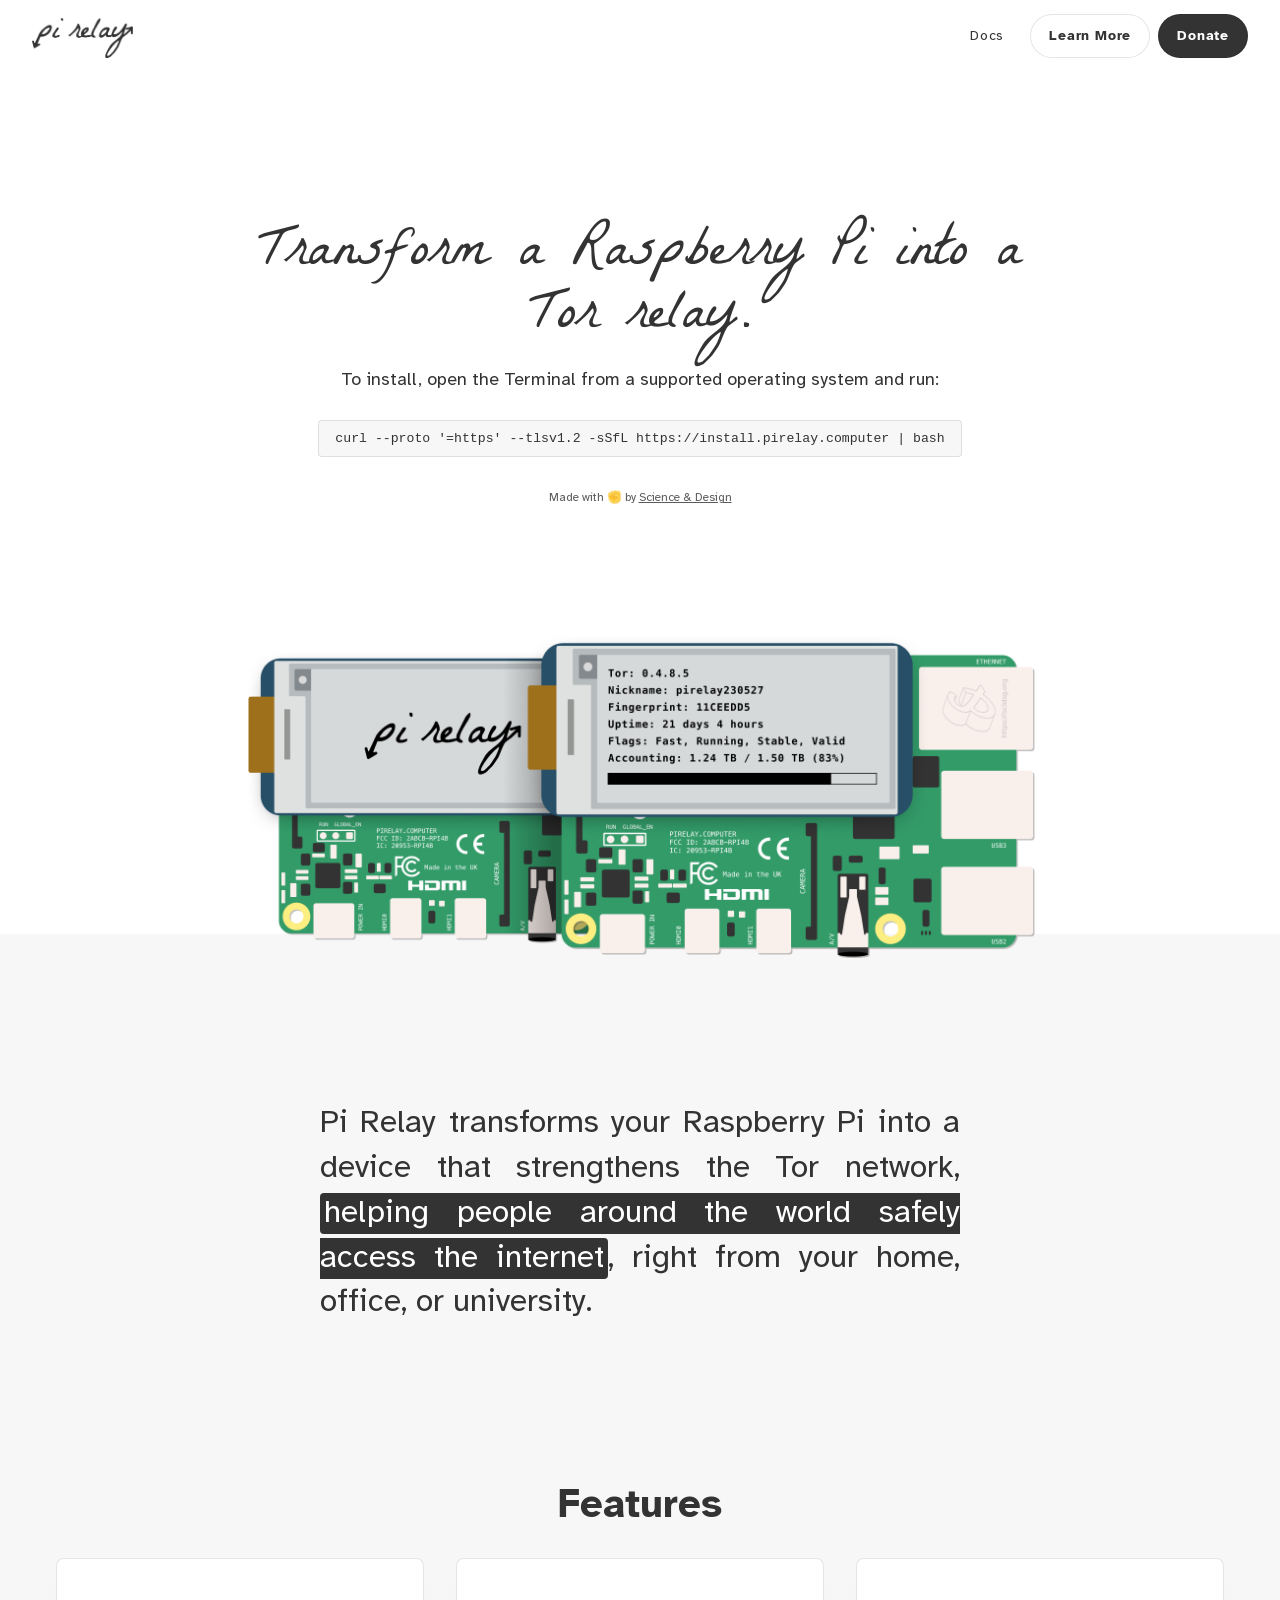
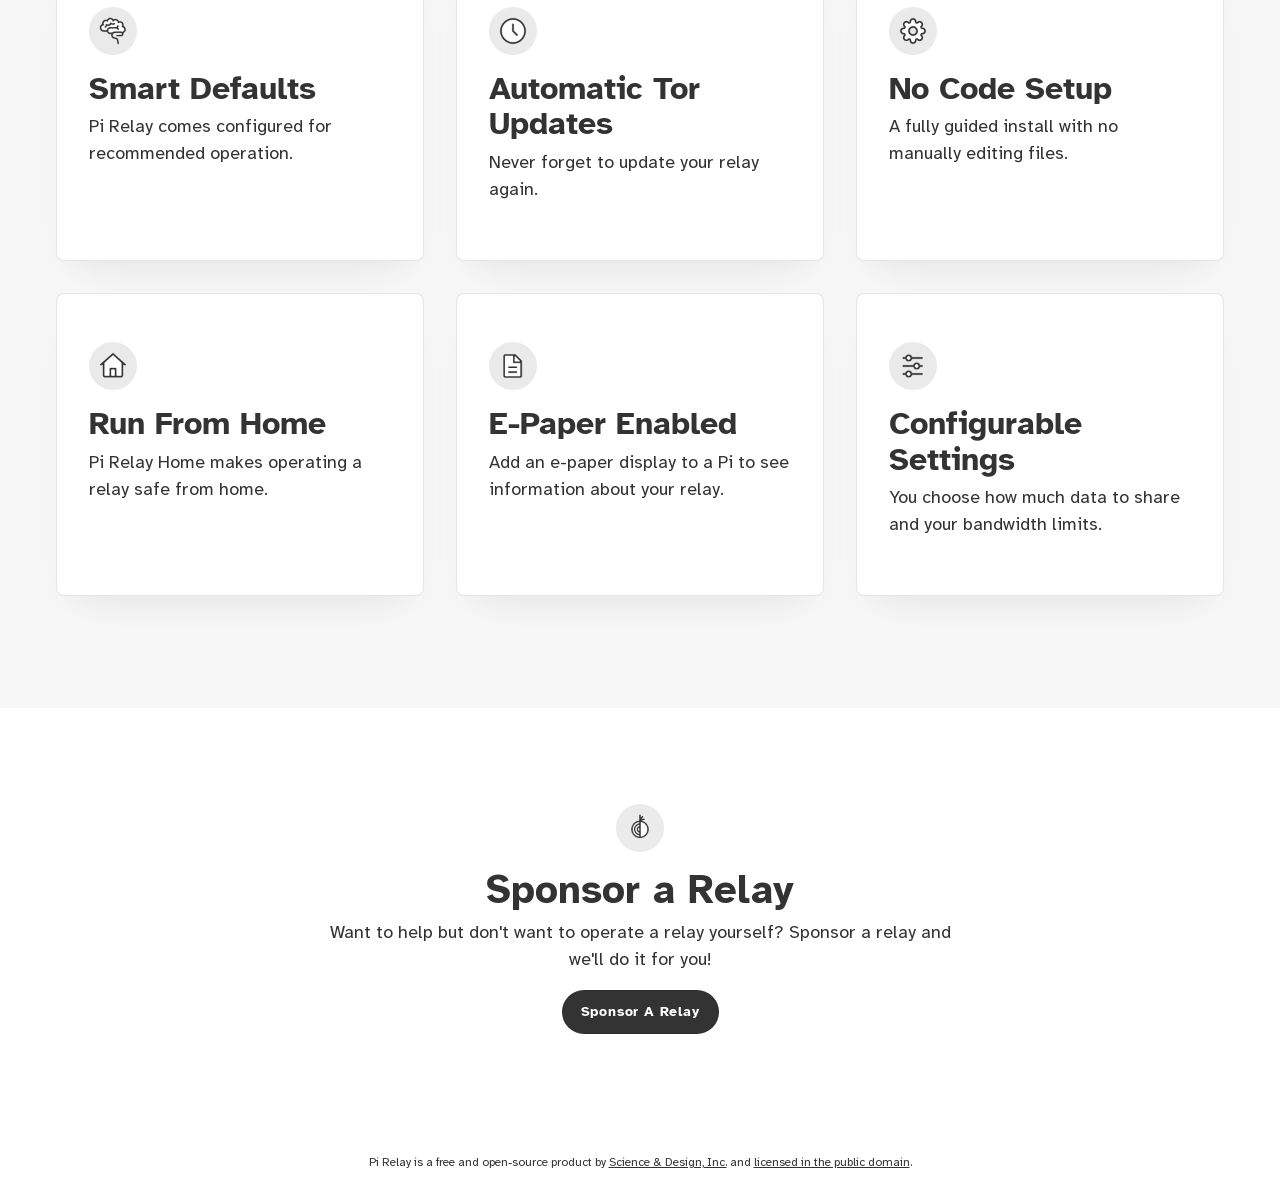
<file: index.html>
<!doctype html>

<html lang="en">

<head>
	<meta charset="utf-8">
	<meta name="author" content="Science & Design, Inc.">
	<meta name="viewport" content="width=device-width, initial-scale=1">
	<meta name="description" content="Pi Relay transforms a Raspberry Pi into a relay powering the Tor network."> <!-- Keep the description to around 20 words or 150 characters so it displays fully on Google search results. -->
	<meta name="theme-color" content="#333">

	<title>Pi Relay - The Private Human Network</title>

	<link rel="apple-touch-icon" sizes="180x180" href="images/favicon/apple-touch-icon.png">
	<link rel="icon" type="image/png" href="design-system/images/favicon/favicon-32x32.png" sizes="32x32">
	<link rel="icon" type="image/png" href="design-system/images/favicon/favicon-16x16.png" sizes="16x16">
	<link rel="icon" type="image/png" href="design-system/images/favicon/android-chrome-192x192.png" sizes="192x192">
	<link rel="icon" type="image/png" href="design-system/images/favicon/android-chrome-512x512.png" sizes="512x512">
	<link rel="icon" type="image/x-icon" href="design-system/images/favicon/favicon.ico">
	<link rel="stylesheet" href="design-system/css/style.css">

	<script src="design-system/js/jquery-min.js"></script>
	<script src="design-system/js/design-system.js"></script>
</head>

<body>
	<header>
		<div class="wrapper">
			<div class="logo">
				<div class="logoMark"></div>
				<img src="design-system/images/nav/logo.png" alt="pi relay logo">
			</div>
			<nav>
				<ul>
					<li><a class="wrapper" href="https://scidsg.github.io/pirelay-docs/book/intro.html" target="_blank" rel="noopener noreferrer">Docs</a></li>
					<li><a role="button" class="btn btnLrg" href="https://github.com/scidsg/pi-relay" target="_blank" rel="noopener noreferrer">Learn More</a></li>
				</ul>
				<a class="mobileNav btnIcon"></a>
				<a role="button" class="btn btnLrg primaryBtn" href="https://opencollective.com/scidsg/contribute/pi-relay-supporter-61700" target="_blank" rel="noopener noreferrer">Donate</a>

			</nav>
		</div>
	</header>
	<div role="main">
		<section class="intro">
			<div class="wrapper">
				<h1>Transform a Raspberry Pi into a Tor&nbsp;relay.</h1>
				<p>To install, open the Terminal from a supported operating system and run:</p>
				<div class="code">
					<p>curl --proto '=https' --tlsv1.2 -sSfL https://install.pirelay.computer | bash</p>
				</div>
				<p>Made with ✊ by <a href="https://scidsg.org" target="_blank" rel="noopener noreferrer">Science &amp; Design</a></p>
				<img src="design-system/images/intro/cover.png" alt="Pi with E-Paper Display">
			</div>
		</section>

		<section class="statementContainer">
		  <div class="wrapper">
		    <div class="statement description">
		      <p>Pi Relay transforms your Raspberry Pi into a device that strengthens the Tor network, <span class="highlight">helping people around the world safely access the internet</span>, right from your home, office, or university.</p>
		    </div>
		  </div>
		</section>

		<section class="cardSection">
		  <div class="wrapper">
		    <h3>Features</h3>
		    <div class="groupRow card">
		      <div class="description">
		        <div class="icon smart"></div>
		        <h4>Smart Defaults</h4>
		        <p>Pi Relay comes configured for recommended operation.</p>
		      </div>
		      <div class="description">
		        <div class="icon update"></div>
		        <h4>Automatic Tor Updates</h4>
		        <p>Never forget to update your relay again.</p>
		      </div>
		      <div class="description">
		        <div class="icon setup"></div>
		        <h4>No Code Setup</h4>
		        <p>A fully guided install with no manually editing files.</p>
		      </div>
		    </div>
		    <div class="groupRow card">
		      <div class="description">
		        <div class="icon home"></div>
		        <h4>Run From Home</h4>
		        <p>Pi Relay Home makes operating a relay safe from home.</p>
		      </div>
		      <div class="description">
		        <div class="icon paper"></div>
		        <h4>E-Paper Enabled</h4>
		        <p>Add an e-paper display to a Pi to see information about your relay.</p>
		      </div>
		      <div class="description">
		        <div class="icon config"></div>
		        <h4>Configurable Settings</h4>
		        <p>You choose how much data to share and your bandwidth limits.</p>
		      </div>
		    </div>
		  </div>
		</section>

		<section class="featureSection">
			<div class="wrapper">
				<div class="group featureGroup">
					<div class="description">
						<div class="icon tor"></div>
						<h3>Sponsor a Relay</h3>
						<p>Want to help but don't want to operate a relay yourself? Sponsor a relay and we'll do it for you!</p>
						<a class="btn btnLrg primaryBtn" href="https://opencollective.com/scidsg/contribute/tor-relay-operator-50818" target="_blank" rel="noopener noreferrer">Sponsor a Relay</a>
					</div>
					
				</div>
			</div>
		</section>

		<footer>
		  <div class="wrapper">
		    <p>Pi Relay is a free and open-source product by <a property="dct:title" href="https://scidsg.org" target="_blank" rel="cc:attributionURL noopener noreferrer">Science &amp; Design, Inc.</a> and <a href="https://github.com/scidsg/pi-relay/blob/main/LICENSE" target="_blank" rel="license noopener noreferrer">licensed in the public domain</a>.</p>
		  </div>
		</footer>

</body>

</html>
</file>
<file: design-system/css/style.css>
/* The Simple Design System is made with ❤️ by Glenn Sorrentino - https://glennsorrentino.com */
/* Please consider contributing! */

@import url("reset.css");
@import url("variables.css");
@import url("animation.css");
@import url("typography.css");
@import url("../components/button/css/button.css");
/* @import url("firefox.css"); */
@import url("../components/header/css/header.css");
@import url("../components/intro/css/intro.css");
@import url("../components/tabs/css/tabs.css");
@import url("../components/content/css/content.css");
@import url("../components/aside/css/aside.css");
@import url("../components/content/css/cards.css");
@import url("../components/footer/css/footer.css");
@import url("../components/badge/css/badge.css");
@import url("../components/toggle/css/toggle.css");
@import url("../components/banner/css/banner.css");
@import url("../components/statement/css/statement.css");
@import url("../components/article/css/article.css");
@import url("../components/table/css/table.css");
@import url("../components/login/css/login.css");
@import url("base.css");
@import url("../../css/overrides.css");
</file>
